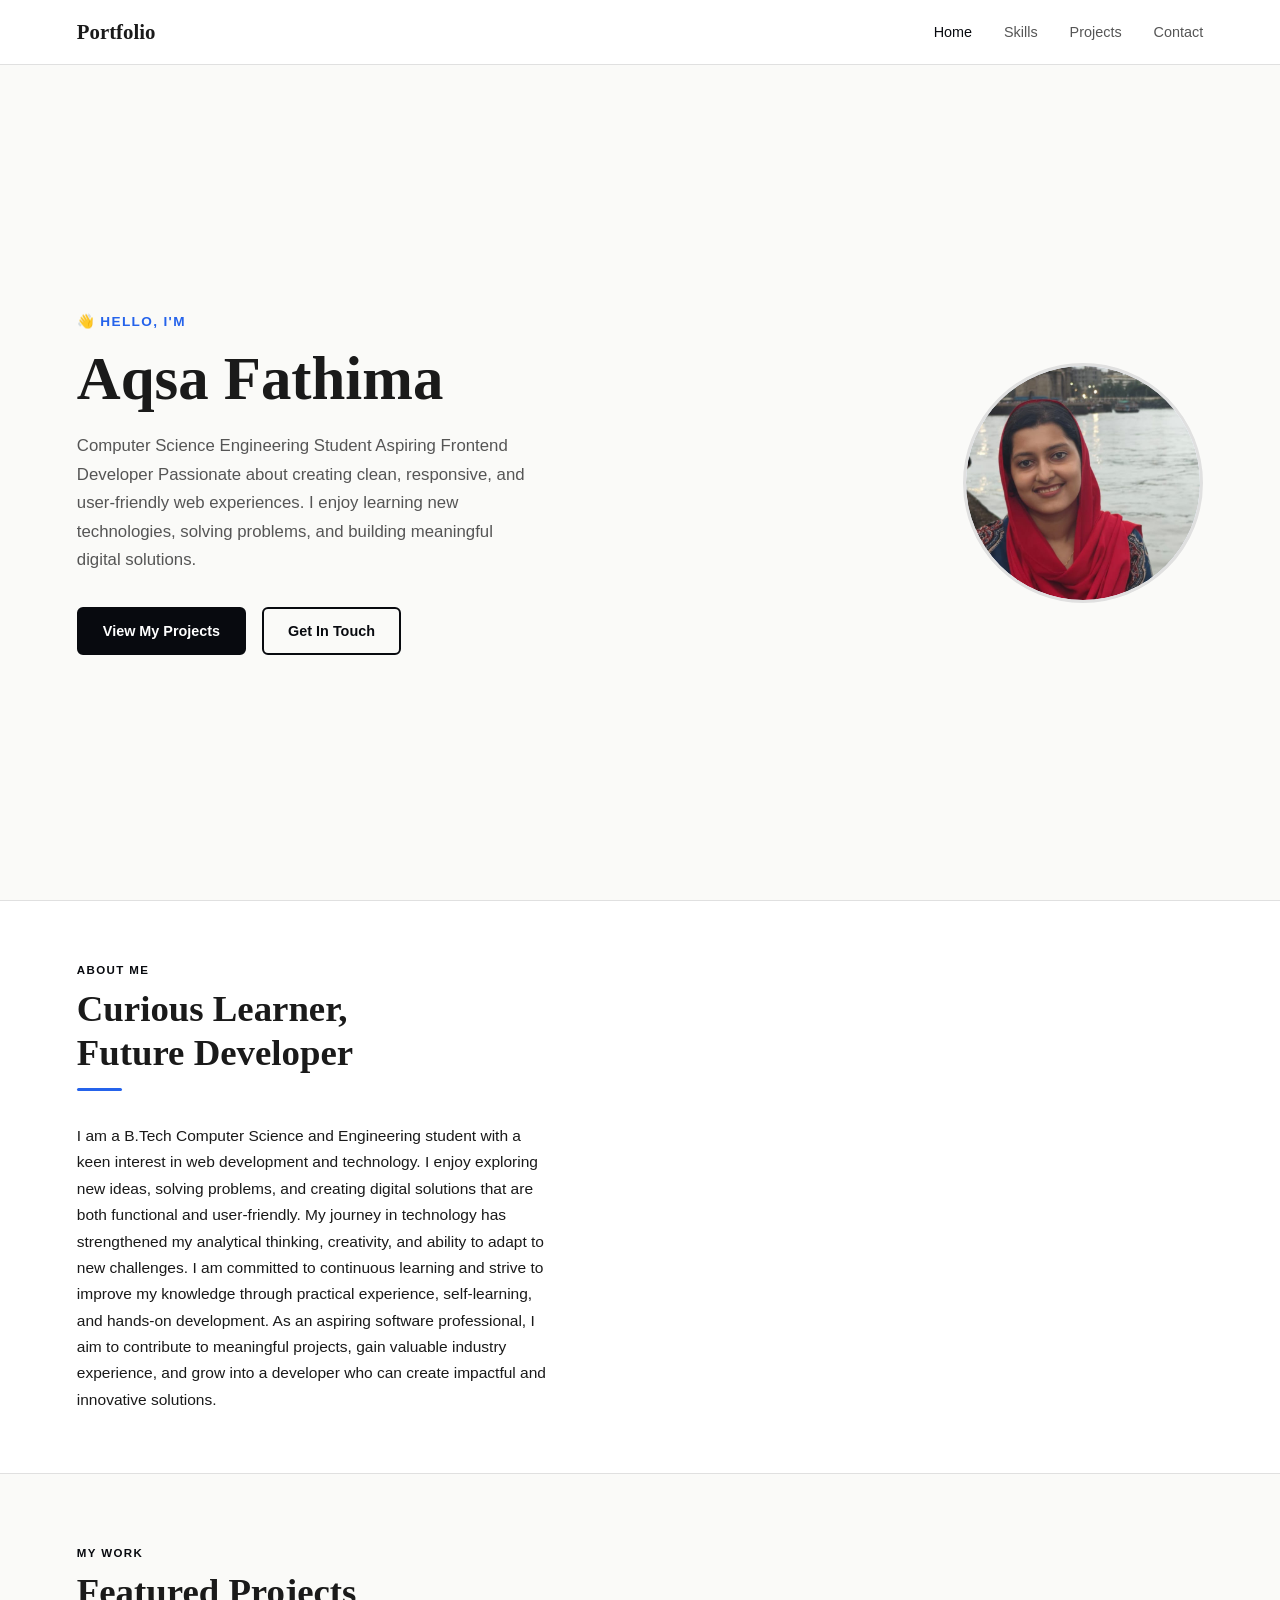
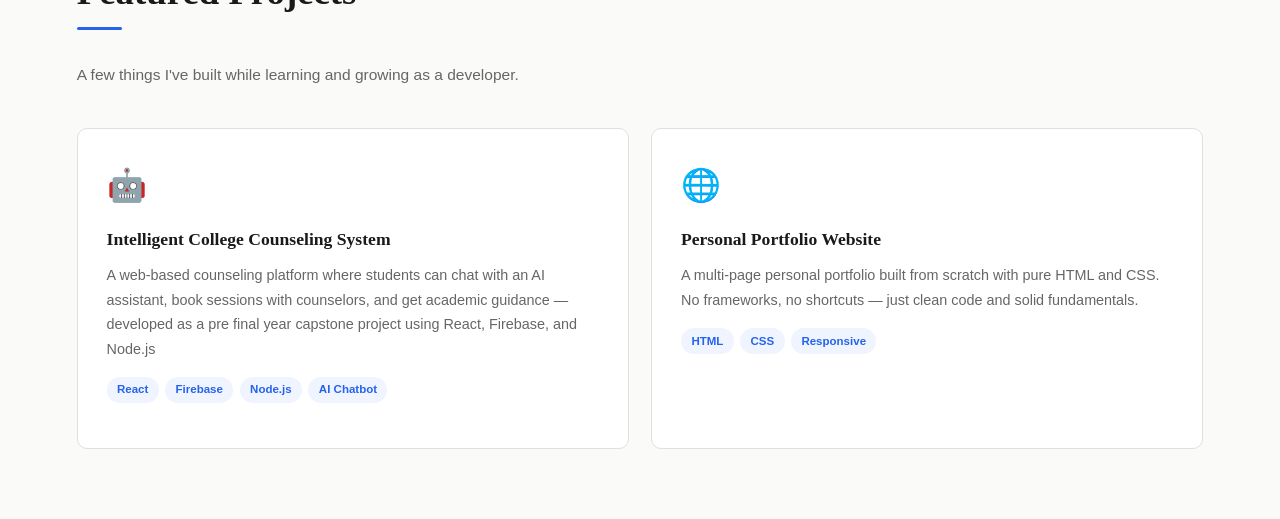
<file: index.html>
<!DOCTYPE html>
<html lang="en">
<head>
  <meta charset="UTF-8" />
  <meta name="viewport" content="width=device-width, initial-scale=1.0"/>
  <title> Portfolio</title>
  <link rel="stylesheet" href="style.css"/>
</head>
<body>

  <!-- ======= NAVBAR ======= -->
  <nav>
    <a href="index.html" class="nav-logo">Portfolio</a>
    <ul class="nav-links">
      <li><a href="index.html" class="active">Home</a></li>
      <li><a href="Skills.html">Skills</a></li>
      <li><a href="project.html">Projects</a></li>
      <li><a href="contact.html">Contact</a></li>
    </ul>
  </nav>

  <!-- ======= HERO ======= -->
  <section class="hero">
    <div class="hero-text">
      <p class="hero-greeting">👋 Hello, I'm</p>
      <h1 class="hero-name">Aqsa Fathima</h1>
      <p class="hero-tagline">
       Computer Science Engineering Student
Aspiring Frontend Developer

Passionate about creating clean, responsive, and user-friendly web experiences. I enjoy learning new technologies, solving problems, and building meaningful digital solutions.

      <div class="hero-cta">
        <a href="project.html" class="btn btn-primary">View My Projects</a>
        <a href="contact.html" class="btn btn-outline">Get In Touch</a>
      </div>
    </div>
    <div class="hero-visual">
  <img src="img2.jpeg" alt="Your Name" />
</div>
  </section>

  <!-- ======= ABOUT STRIP ======= -->
  <div class="about-strip">
    <div class="about-strip-text">
      <p class="section-label">About Me</p>
      <h2 class="section-title">Curious Learner,<br/>Future Developer</h2>
      <div class="divider"></div>
      <p style="color: var(--muted); font-size: 0.97rem; max-width: 480px;">
       I am a B.Tech Computer Science and Engineering student with a keen interest in web development and technology. I enjoy exploring new ideas, solving problems, and creating digital solutions that are both functional and user-friendly.
        My journey in technology has strengthened my analytical thinking, creativity, and ability to adapt to new challenges. I am committed to continuous learning and strive to improve my knowledge through practical experience, self-learning, and hands-on development.
       As an aspiring software professional, I aim to contribute to meaningful projects, gain valuable industry experience, and grow into a developer who can create impactful and innovative solutions.
    </div>
    
  </div>

  <!-- ======= FEATURED PROJECTS ======= -->
  <section class="featured-projects">
    <p class="section-label">My Work</p>
    <h2 class="section-title">Featured Projects</h2>
    <div class="divider"></div>
    <p class="section-subtitle">A few things I've built while learning and growing as a developer.</p>

    <div class="projects-grid">

      <div class="project-card">
        <div class="project-icon">🤖</div>
        <h3 class="project-title">Intelligent College Counseling System</h3>
        <p class="project-desc">A web-based counseling platform where students can chat with an AI assistant, book sessions with counselors, and get academic guidance — developed as a pre final year capstone project using React, Firebase, and Node.js</p>
        <div class="project-tags">
          <span class="tag">React</span>
          <span class="tag">Firebase</span>
          <span class="tag">Node.js</span>
          <span class="tag">AI Chatbot</span>
        </div>
      </div>

      <div class="project-card">
        <div class="project-icon">🌐</div>
        <h3 class="project-title">Personal Portfolio Website</h3>
        <p class="project-desc">A multi-page personal portfolio built from scratch with pure HTML and CSS. No frameworks, no shortcuts — just clean code and solid fundamentals.</p>
        <div class="project-tags">
          <span class="tag">HTML</span>
          <span class="tag">CSS</span>
          <span class="tag">Responsive</span>
        </div>
        
      </div>

      
    </div>
  </section>
</file>
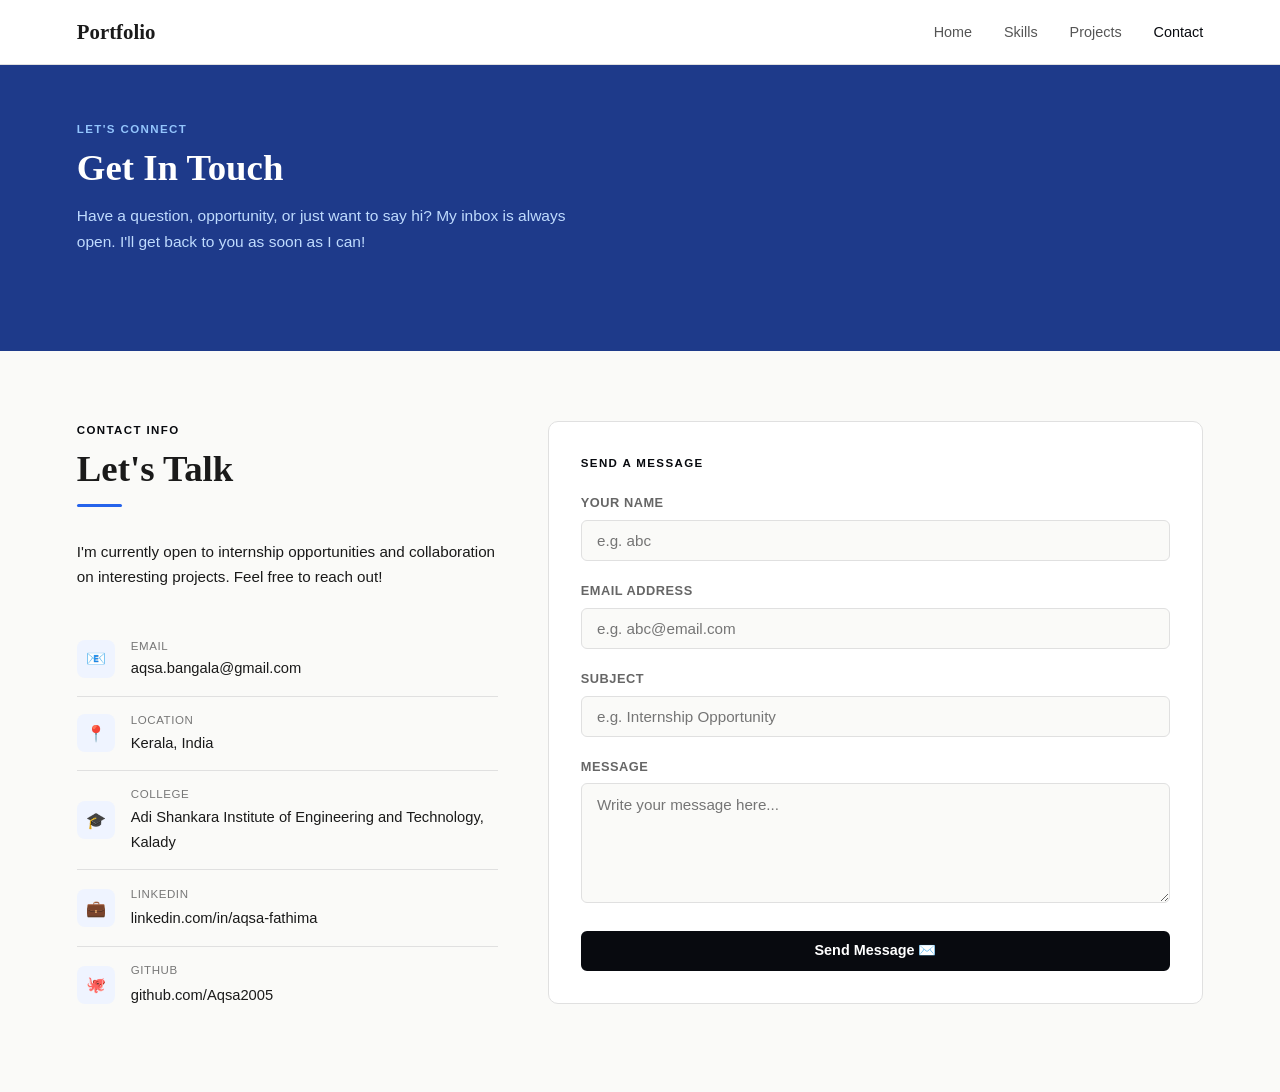
<file: contact.html>
<!DOCTYPE html>
<html lang="en">
<head>
  <meta charset="UTF-8" />
  <meta name="viewport" content="width=device-width, initial-scale=1.0"/>
  <title>Contact | Your Name</title>
  <link rel="stylesheet" href="style.css"/>
</head>
<body>

  <!-- ======= NAVBAR ======= -->
  <nav>
    <a href="index.html" class="nav-logo">Portfolio</a>
    <ul class="nav-links">
      <li><a href="index.html">Home</a></li>
      <li><a href="skills.html">Skills</a></li>
      <li><a href="projects.html">Projects</a></li>
      <li><a href="contacts.html" class="active">Contact</a></li>
    </ul>
  </nav>

  <!-- ======= PAGE BANNER ======= -->
  <div class="page-banner">
    <p class="section-label">Let's Connect</p>
    <h1 class="section-title">Get In Touch</h1>
    <p class="section-subtitle">
      Have a question, opportunity, or just want to say hi? My inbox is always open. I'll get back to you as soon as I can!
    </p>
  </div>

  <!-- ======= CONTACT SECTION ======= -->
  <section class="contact-section">

    <!-- Left: Contact Info -->
    <div class="contact-info">
      <p class="section-label">Contact Info</p>
      <h2 class="section-title">Let's Talk</h2>
      <div class="divider"></div>
      <p style="color:var(--muted); font-size:0.95rem; margin-bottom:2rem;">
        I'm currently open to internship opportunities and collaboration on interesting projects. Feel free to reach out!
      </p>

      <div class="contact-item">
        <div class="contact-icon">📧</div>
        <div>
          <div class="contact-item-label">Email</div>
          <div class="contact-item-value">aqsa.bangala@gmail.com</div>
        </div>
      </div>

      <div class="contact-item">
        <div class="contact-icon">📍</div>
        <div>
          <div class="contact-item-label">Location</div>
          <div class="contact-item-value">Kerala, India</div>
        </div>
      </div>

      <div class="contact-item">
        <div class="contact-icon">🎓</div>
        <div>
          <div class="contact-item-label">College</div>
          <div class="contact-item-value">Adi Shankara Institute of Engineering and Technology, Kalady</div>
        </div>
      </div>

      <div class="contact-item">
        <div class="contact-icon">💼</div>
        <div>
          <div class="contact-item-label">LinkedIn</div>
          <a href="linkedin.com/in/aqsa-fathima-07aa93290" class="contact-item-value" style="color: var(--accent);">linkedin.com/in/aqsa-fathima</a>
        </div>
      </div>

      <div class="contact-item">
        <div class="contact-icon">🐙</div>
        <div>
          <div class="contact-item-label">GitHub</div>
          <a href="https://github.com/Aqsa2005" class="contact-item-value" style="color: var(--accent);">github.com/Aqsa2005</a>
        </div>
      </div>
    </div>

    <!-- Right: Contact Form -->
    <div class="contact-form-wrap">
      <p class="section-label" style="margin-bottom:1.2rem;">Send a Message</p>

      <div class="form-group">
        <label for="name">Your Name</label>
        <input type="text" id="name" name="name" placeholder="e.g. abc" />
      </div>

      <div class="form-group">
        <label for="email">Email Address</label>
        <input type="email" id="email" name="email" placeholder="e.g. abc@email.com" />
      </div>

      <div class="form-group">
        <label for="subject">Subject</label>
        <input type="text" id="subject" name="subject" placeholder="e.g. Internship Opportunity" />
      </div>

      <div class="form-group">
        <label for="message">Message</label>
        <textarea id="message" name="message" placeholder="Write your message here..."></textarea>
      </div>

      <button class="btn btn-primary" style="width:100%; justify-content:center;">
        Send Message ✉️
      </button>
    </div>

  </section>
</file>
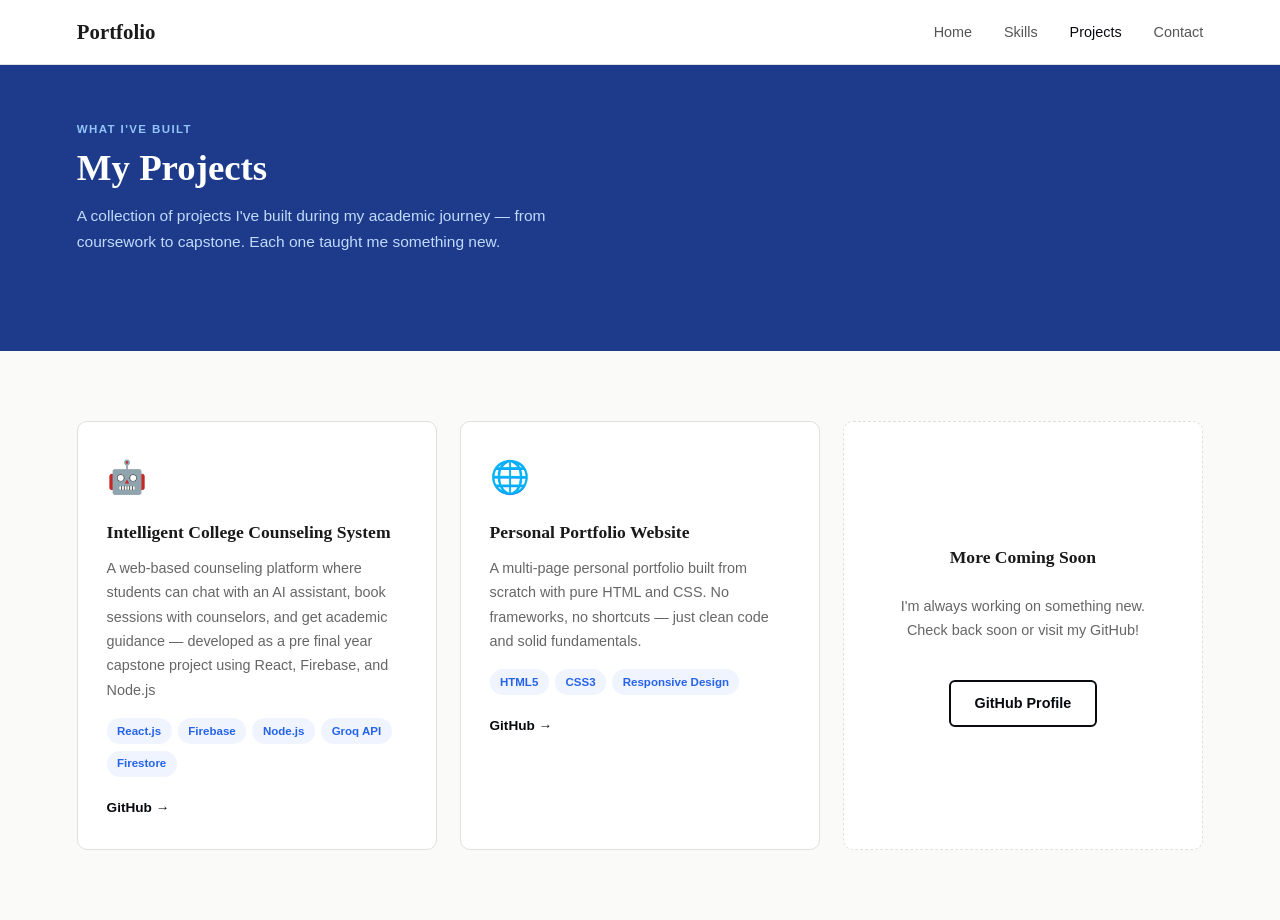
<file: project.html>
<!DOCTYPE html>
<html lang="en">
<head>
  <meta charset="UTF-8" />
  <meta name="viewport" content="width=device-width, initial-scale=1.0"/>
  <title>Projects | Your Name</title>
  <link rel="stylesheet" href="style.css"/>
</head>
<body>

  <!-- ======= NAVBAR ======= -->
  <nav>
    <a href="index.html" class="nav-logo">Portfolio</a>
    <ul class="nav-links">
      <li><a href="index.html">Home</a></li>
      <li><a href="Skills.html">Skills</a></li>
      <li><a href="project.html" class="active">Projects</a></li>
      <li><a href="contact.html">Contact</a></li>
    </ul>
  </nav>

  <!-- ======= PAGE BANNER ======= -->
  <div class="page-banner">
    <p class="section-label">What I've Built</p>
    <h1 class="section-title">My Projects</h1>
    <p class="section-subtitle">
      A collection of projects I've built during my academic journey — from coursework to capstone. Each one taught me something new.
    </p>
  </div>

  <!-- ======= PROJECTS GRID ======= -->
  <section class="projects-page">

    <div class="projects-grid">

      <!-- Project 1 -->
      <div class="project-card">
        <div class="project-icon">🤖</div>
        <h3 class="project-title">Intelligent College Counseling System</h3>
        <p class="project-desc">
A web-based counseling platform where students can chat with an AI assistant, book sessions with counselors, and get academic guidance — developed as a pre final year capstone project using React, Firebase, and Node.js        </p>
        <div class="project-tags">
          <span class="tag">React.js</span>
          <span class="tag">Firebase</span>
          <span class="tag">Node.js</span>
          <span class="tag">Groq API</span>
          <span class="tag">Firestore</span>
        </div>
        <a href="https://github.com/Aqsa2005/college-counselling-chatbot-" class="project-link">GitHub →</a>
      </div>

      <!-- Project 2 -->
      <div class="project-card">
        <div class="project-icon">🌐</div>
        <h3 class="project-title">Personal Portfolio Website</h3>
        <p class="project-desc">
A multi-page personal portfolio built from scratch with pure HTML and CSS. No frameworks, no shortcuts — just clean code and solid fundamentals.        </p>
        <div class="project-tags">
          <span class="tag">HTML5</span>
          <span class="tag">CSS3</span>
          <span class="tag">Responsive Design</span>
        </div>
        <a href="https://github.com/Aqsa2005/portfolio-website" class="project-link">GitHub →</a>
      </div>

      <!-- Add More Project Card -->
      <div class="project-card" style="border-style: dashed; display:flex; flex-direction:column; align-items:center; justify-content:center; text-align:center; padding: 2.5rem; gap: 0.8rem;">
        <h3 class="project-title" style="color: var(--muted);">More Coming Soon</h3>
        <p class="project-desc">I'm always working on something new. Check back soon or visit my GitHub!</p>
        <a href="https://github.com/Aqsa2005" class="btn btn-outline" style="margin-top: 0.5rem;">GitHub Profile</a>
      </div>

    </div>
  </section>
</file>
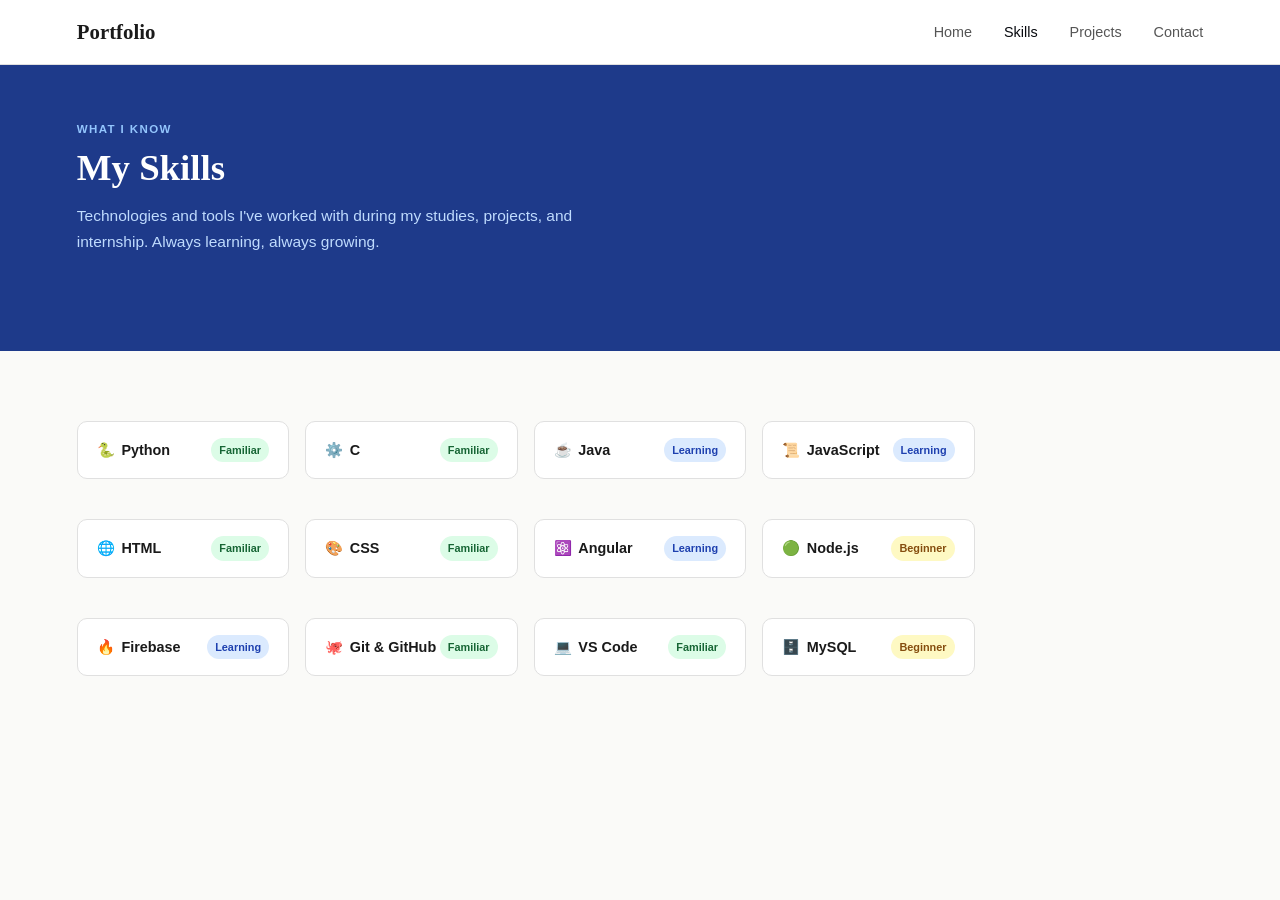
<file: Skills.html>
<!DOCTYPE html>
<html lang="en">
<head>
  <meta charset="UTF-8" />
  <meta name="viewport" content="width=device-width, initial-scale=1.0"/>
  <title>Skills | Your Name</title>
  <link rel="stylesheet" href="style.css"/>
</head>
<body>

  <!-- ======= NAVBAR ======= -->
  <nav>
    <a href="index.html" class="nav-logo">Portfolio</a>
    <ul class="nav-links">
      <li><a href="index.html">Home</a></li>
      <li><a href="Skills.html" class="active">Skills</a></li>
      <li><a href="project.html">Projects</a></li>
      <li><a href="contact.html">Contact</a></li>
    </ul>
  </nav>

  <!-- ======= PAGE BANNER ======= -->
  <div class="page-banner">
    <p class="section-label">What I Know</p>
    <h1 class="section-title">My Skills</h1>
    <p class="section-subtitle">
      Technologies and tools I've worked with during my studies, projects, and internship. Always learning, always growing.
    </p>
  </div>

  <!-- ======= SKILLS SECTION ======= -->
  <section class="skills-section">
    <div class="skills-categories">

      <div>
        <div class="skills-list">

          <div class="skill-item">
            <div class="skill-header">
              <span class="skill-name"><span class="icon">🐍</span> Python</span>
              <span class="skill-level level-familiar">Familiar</span>
            </div>
          </div>

          <div class="skill-item">
            <div class="skill-header">
              <span class="skill-name"><span class="icon">⚙️</span> C</span>
              <span class="skill-level level-familiar">Familiar</span>
            </div>
          </div>

          <div class="skill-item">
            <div class="skill-header">
              <span class="skill-name"><span class="icon">☕</span> Java</span>
              <span class="skill-level level-learning">Learning</span>
            </div>
          </div>

          <div class="skill-item">
            <div class="skill-header">
              <span class="skill-name"><span class="icon">📜</span> JavaScript</span>
              <span class="skill-level level-learning">Learning</span>
            </div>
          </div>

        </div>
      </div>

      <div>
        <div class="skills-list">

          <div class="skill-item">
            <div class="skill-header">
              <span class="skill-name"><span class="icon">🌐</span> HTML</span>
              <span class="skill-level level-familiar">Familiar</span>
            </div>
          </div>

          <div class="skill-item">
            <div class="skill-header">
              <span class="skill-name"><span class="icon">🎨</span> CSS</span>
              <span class="skill-level level-familiar">Familiar</span>
            </div>
          </div>

          <div class="skill-item">
            <div class="skill-header">
              <span class="skill-name"><span class="icon">⚛️</span> Angular</span>
              <span class="skill-level level-learning">Learning</span>
            </div>
          </div>

          <div class="skill-item">
            <div class="skill-header">
              <span class="skill-name"><span class="icon">🟢</span> Node.js</span>
              <span class="skill-level level-beginner">Beginner</span>
            </div>
          </div>

        </div>
      </div>

      <div>
        <div class="skills-list">

          <div class="skill-item">
            <div class="skill-header">
              <span class="skill-name"><span class="icon">🔥</span> Firebase</span>
              <span class="skill-level level-learning">Learning</span>
            </div>
          </div>

          <div class="skill-item">
            <div class="skill-header">
              <span class="skill-name"><span class="icon">🐙</span> Git &amp; GitHub</span>
              <span class="skill-level level-familiar">Familiar</span>
            </div>
          </div>

          <div class="skill-item">
            <div class="skill-header">
              <span class="skill-name"><span class="icon">💻</span> VS Code</span>
              <span class="skill-level level-familiar">Familiar</span>
            </div>
            </div>

          <div class="skill-item">
            <div class="skill-header">
              <span class="skill-name"><span class="icon">🗄️</span> MySQL</span>
              <span class="skill-level level-beginner">Beginner</span>
            </div>
          </div>

        </div>
      </div>

    </div>
  </section>
</file>
<file: style.css>
* {
  margin: 0;
  padding: 0;
  box-sizing: border-box;
}

body {
  font-family: 'DM Sans', sans-serif;
  background: #fafaf8;
  color: #1a1a1a;
  font-size: 16px;
  line-height: 1.7;
}

a {
  text-decoration: none;
  color: inherit;
}

ul {
  list-style: none;
}

img {
  max-width: 100%;
  display: block;
}

/* NAVBAR */
nav {
  height: 65px;
  background: #ffffff;
  border-bottom: 1px solid #e0e0e0;
  display: flex;
  align-items: center;
  justify-content: space-between;
  padding: 0 6%;
  position: sticky;
  top: 0;
  z-index: 10;
}

.nav-logo {
  font-family: 'Playfair Display', serif;
  font-size: 1.3rem;
  font-weight: 700;
}

.nav-logo span {
  color: #080a0f;
}

.nav-links {
  display: flex;
  gap: 2rem;
}

.nav-links a {
  font-size: 0.9rem;
  font-weight: 500;
  color: #555;
}

.nav-links a.active {
  color: #080a0f;
}

/* BUTTONS */
.btn {
  display: inline-block;
  padding: 0.6rem 1.5rem;
  border-radius: 6px;
  font-size: 0.9rem;
  font-weight: 600;
  border: 2px solid transparent;
}

.btn-primary {
  background: #080a0f;
  color: #fff;
  border-color: #080a0f;
}

.btn-outline {
  background: transparent;
  color: #080a0f;
  border-color: #080a0f;
}

/* HERO */
.hero {
  display: flex;
  align-items: center;
  gap: 50px;
  padding: 80px 6%;
  min-height: calc(100vh - 65px);
}

.hero-text {
  flex: 1;
}

.hero-greeting {
  font-size: 0.85rem;
  font-weight: 600;
  letter-spacing: 0.1em;
  text-transform: uppercase;
  color: #2563eb;
  margin-bottom: 0.8rem;
}

.hero-name {
  font-family: 'Playfair Display', serif;
  font-size: clamp(2.5rem, 5vw, 3.8rem);
  font-weight: 700;
  line-height: 1.1;
  margin-bottom: 1.2rem;
}

.hero-name span {
  color: #080a0f;
}

.hero-tagline {
  font-size: 1.05rem;
  color: #555;
  max-width: 460px;
  margin-bottom: 2rem;
}

.hero-cta {
  display: flex;
  gap: 1rem;
}

.hero-visual {
  width: 240px;
  height: 240px;
  border-radius: 50%;
  background: #eff4ff;
  border: 3px solid #e0e0e0;
  display: flex;
  align-items: center;
  justify-content: center;
  font-size: 5rem;
  overflow: hidden;
  flex-shrink: 0;
}

.hero-visual img {
  width: 100%;
  height: 100%;
  object-fit: cover;
  border-radius: 50%;
}

/* ABOUT STRIP */
.about-strip {
  background: #fff;
  border-top: 1px solid #e0e0e0;
  border-bottom: 1px solid #e0e0e0;
  padding: 60px 6%;
  display: flex;
  gap: 50px;
  flex-wrap: wrap;
}

.about-strip-text {
  flex: 1;
  min-width: 250px;
}

.about-strip-stats {
  display: flex;
  gap: 2.5rem;
  align-items: center;
  flex-wrap: wrap;
}

.stat-num {
  font-family: 'Playfair Display', serif;
  font-size: 2rem;
  font-weight: 700;
  color: #2563eb;
}

.stat-label {
  font-size: 0.78rem;
  color: #777;
  margin-top: 0.2rem;
}

/* SECTION COMMON */
.section-label {
  font-size: 0.72rem;
  font-weight: 600;
  letter-spacing: 0.12em;
  text-transform: uppercase;
  color: #080a0f;
  margin-bottom: 0.4rem;
}

.section-title {
  font-family: 'Playfair Display', serif;
  font-size: clamp(1.7rem, 3vw, 2.3rem);
  font-weight: 700;
  line-height: 1.2;
  margin-bottom: 0.8rem;
}

.section-subtitle {
  color: #666;
  font-size: 0.97rem;
  max-width: 500px;
  margin-bottom: 2.5rem;
}

.divider {
  width: 45px;
  height: 3px;
  background: #2563eb;
  border-radius: 2px;
  margin: 0.8rem 0 2rem;
}

/* PROJECTS */
.featured-projects,
.projects-page {
  padding: 70px 6%;
}

.projects-grid {
  display: grid;
  grid-template-columns: repeat(auto-fit, minmax(280px, 1fr));
  gap: 1.4rem;
}

.project-card {
  background: #fff;
  border: 1px solid #e0e0e0;
  border-radius: 10px;
  padding: 1.8rem;
}

.project-icon {
  font-size: 2rem;
  margin-bottom: 0.8rem;
}

.project-title {
  font-family: 'Playfair Display', serif;
  font-size: 1.1rem;
  font-weight: 600;
  margin-bottom: 0.5rem;
}

.project-desc {
  font-size: 0.9rem;
  color: #666;
  margin-bottom: 1rem;
}

.project-tags {
  display: flex;
  flex-wrap: wrap;
  gap: 0.4rem;
  margin-bottom: 1rem;
}

.tag {
  background: #eff4ff;
  color: #2563eb;
  font-size: 0.72rem;
  font-weight: 600;
  padding: 0.2rem 0.65rem;
  border-radius: 20px;
}

.project-link {
  font-size: 0.85rem;
  font-weight: 600;
  color: #080a0f;
}

/* SKILLS */
.skills-section {
  padding: 70px 6%;
}

.skills-categories {
  display: flex;
  flex-direction: column;
  gap: 2.5rem;
}

.skills-category-title {
  font-size: 0.78rem;
  font-weight: 600;
  letter-spacing: 0.1em;
  text-transform: uppercase;
  color: #777;
  margin-bottom: 1rem;
  padding-bottom: 0.5rem;
  border-bottom: 1px solid #e0e0e0;
}

.skills-list {
  display: grid;
  grid-template-columns: repeat(auto-fill, minmax(200px, 1fr));
  gap: 1rem;
}

.skill-item {
  background: #fff;
  border: 1px solid #e0e0e0;
  border-radius: 10px;
  padding: 1rem 1.2rem;
  display: flex;
  flex-direction: column;
  gap: 0.6rem;
}

.skill-header {
  display: flex;
  align-items: center;
  justify-content: space-between;
}

.skill-name {
  font-size: 0.9rem;
  font-weight: 600;
  display: flex;
  align-items: center;
  gap: 0.4rem;
}

.skill-level {
  font-size: 0.68rem;
  font-weight: 600;
  padding: 0.18rem 0.5rem;
  border-radius: 20px;
}

.level-beginner { background: #fef9c3; color: #854d0e; }
.level-learning  { background: #dbeafe; color: #1e40af; }
.level-familiar  { background: #dcfce7; color: #166534; }

.skill-bar {
  height: 4px;
  background: #e0e0e0;
  border-radius: 2px;
}

.skill-bar-fill {
  height: 100%;
  background: #2563eb;
  border-radius: 2px;
}

/* CONTACT */
.contact-section {
  padding: 70px 6%;
  display: flex;
  gap: 50px;
  flex-wrap: wrap;
  align-items: flex-start;
}

.contact-info {
  flex: 1;
  min-width: 250px;
}

.contact-form-wrap {
  flex: 1.4;
  min-width: 290px;
  background: #fff;
  border: 1px solid #e0e0e0;
  border-radius: 10px;
  padding: 2rem;
}

.contact-item {
  display: flex;
  align-items: center;
  gap: 1rem;
  padding: 0.9rem 0;
  border-bottom: 1px solid #e0e0e0;
}

.contact-item:last-child {
  border-bottom: none;
}

.contact-icon {
  width: 38px;
  height: 38px;
  background: #eff4ff;
  border-radius: 8px;
  display: flex;
  align-items: center;
  justify-content: center;
  font-size: 1rem;
  flex-shrink: 0;
}

.contact-item-label {
  font-size: 0.72rem;
  color: #777;
  font-weight: 500;
  text-transform: uppercase;
  letter-spacing: 0.05em;
}

.contact-item-value {
  font-size: 0.92rem;
  font-weight: 500;
}

.form-group {
  margin-bottom: 1.2rem;
}

.form-group label {
  display: block;
  font-size: 0.8rem;
  font-weight: 600;
  color: #666;
  margin-bottom: 0.35rem;
  text-transform: uppercase;
  letter-spacing: 0.04em;
}

.form-group input,
.form-group textarea {
  width: 100%;
  padding: 0.7rem 0.95rem;
  border: 1.5px solid #e0e0e0;
  border-radius: 6px;
  font-family: 'DM Sans', sans-serif;
  font-size: 0.95rem;
  background: #fafaf8;
  color: #1a1a1a;
  outline: none;
}

.form-group textarea {
  min-height: 120px;
  resize: vertical;
}

/* PAGE BANNER */
.page-banner {
  background: #1e3a8a;
  padding: 55px 6%;
  color: #fff;
}

.page-banner .section-label    { color: #93c5fd; }
.page-banner .section-title    { color: #fff; }
.page-banner .section-subtitle { color: #bfdbfe; }


/* MOBILE */
@media (max-width: 768px) {
  .hero {
    flex-direction: column-reverse;
    text-align: center;
    padding: 50px 5%;
    gap: 30px;
  }

  .hero-visual {
    width: 160px;
    height: 160px;
    font-size: 3.5rem;
  }

  .hero-cta {
    justify-content: center;
  }

  .about-strip {
    flex-direction: column;
  }

  .about-strip-stats {
    justify-content: center;
  }

  .contact-section {
    flex-direction: column;
  }
}
.hero-visual img {
  width: 100%;
  height: 100%;
  object-fit: cover;
  border-radius: 50%;
  object-position: center top;
}
</file>
